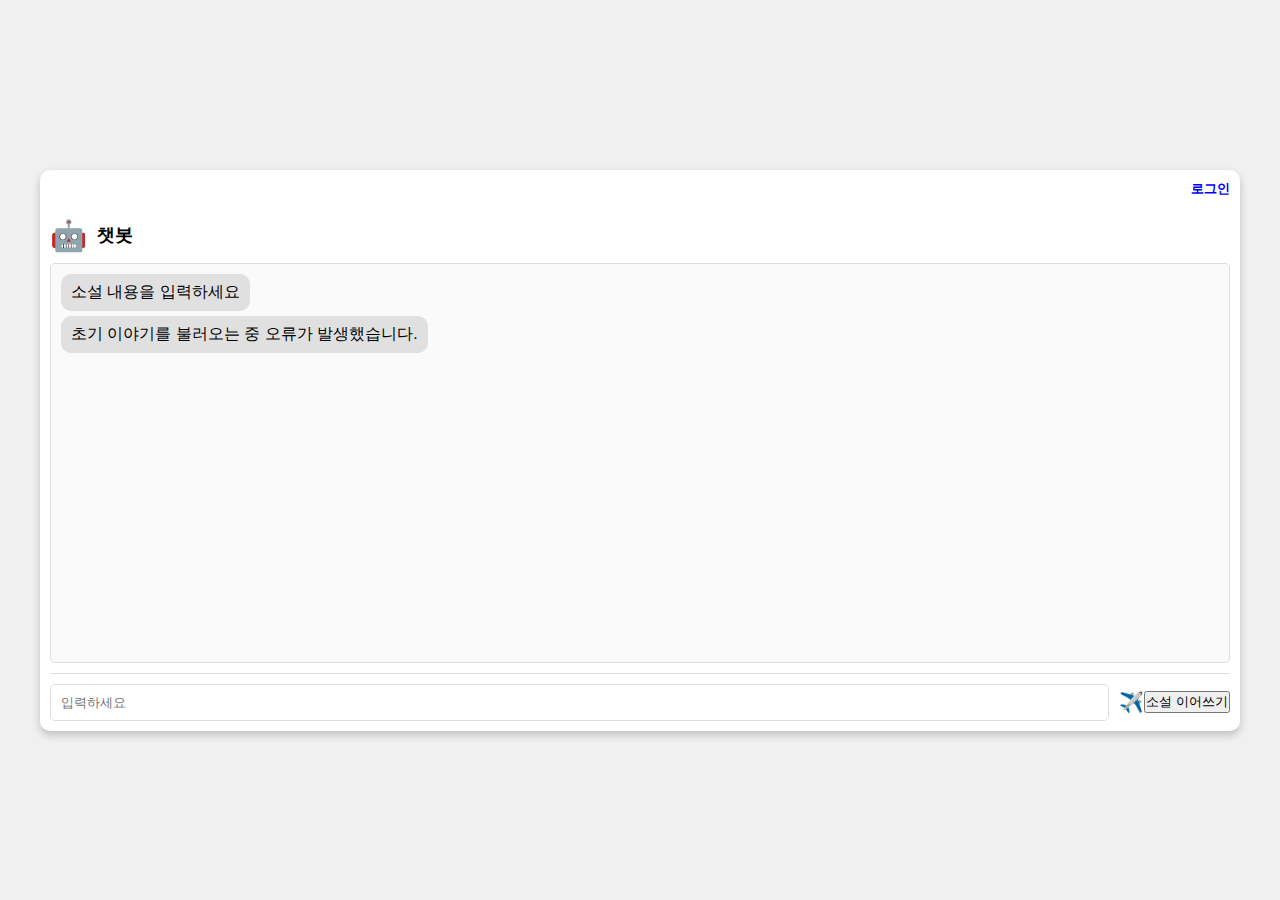
<file: PROTOTYPE/client/index.html>
<!DOCTYPE html>
<html lang="ko">
  <head>
    <meta charset="UTF-8" />
    <meta name="viewport" content="width=device-width, initial-scale=1.0" />
    <title>Chatbot Interface</title>
    <link rel="stylesheet" href="style.css" />
  </head>
  <body>
    <div class="container">
      <header>
        <button class="login-btn" onclick="goToLogin()">로그인</button>
      </header>

      <main>
        <div class="chat-header">
          <span class="chat-icon">🤖</span>
          <span class="chat-title">챗봇</span>
        </div>
        <div class="chat-window" id="chatWindow">
          <!-- 초기 메시지를 소설 입력 요청으로 변경 -->
          <div class="bot-message">소설 내용을 입력하세요</div>
        </div>
        <div class="input-area">
          <input
            type="text"
            id="userInput"
            placeholder="입력하세요"
            onfocus="clearPlaceholder()"
            onblur="restorePlaceholder()"
          />
          <button onclick="sendMessage()" class="send-btn">✈️</button>
          <!-- 소설 이어쓰기 버튼 추가 -->
          <button onclick="continueNovel()" class="continue-btn">
            소설 이어쓰기
          </button>
        </div>
      </main>
    </div>

    <script src="script.js"></script>
  </body>
</html>
</file>
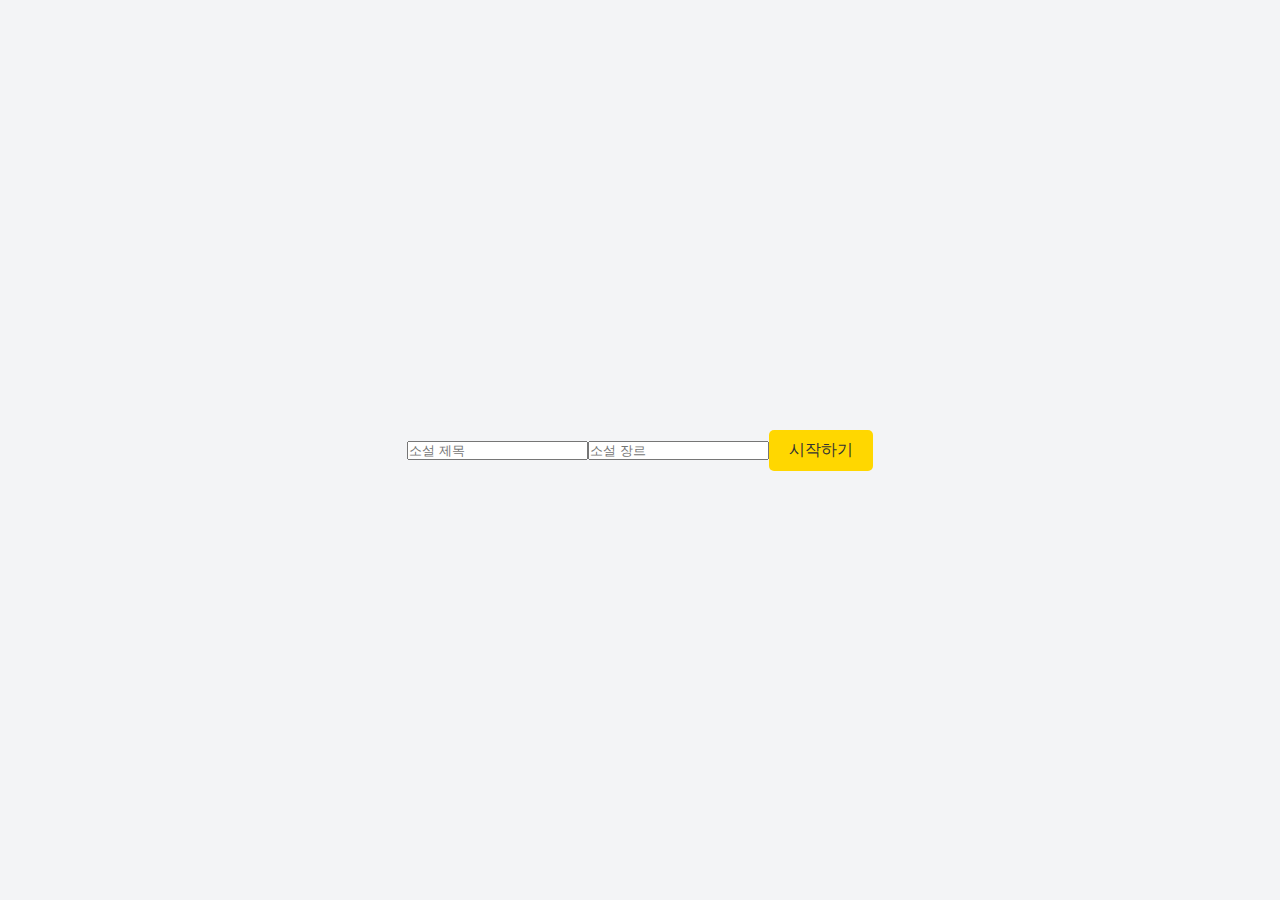
<file: PROTOTYPE/intro.html>
<!DOCTYPE html>
<html lang="ko">
<head>
    <meta charset="UTF-8" />
    <meta name="viewport" content="width=device-width, initial-scale=1.0" />
    <title>우주를 줄게</title>
    <link rel="stylesheet" href="static/intro.css" />
    <script defer src="static/tlqkf.js"></script>
</head>
<body>
  <input type="text" id="title-input" placeholder="소설 제목" />
  <input type="text" id="genre-input" placeholder="소설 장르" />
  <button id="start-button">시작하기</button>

</body>
</html>
</file>
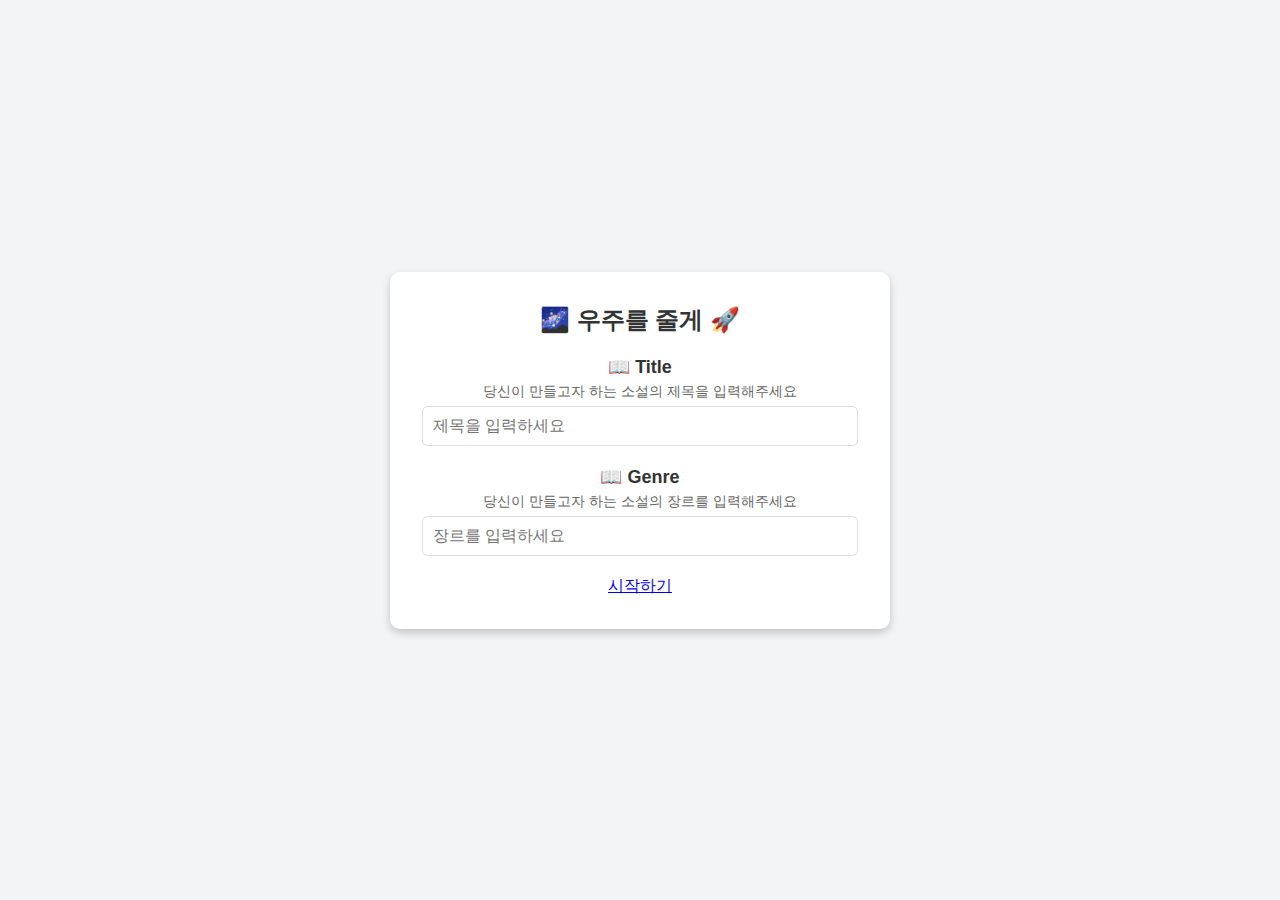
<file: PROTOTYPE/client/new_file.html>
<!DOCTYPE html>
<html lang="ko">
  <head>
    <meta charset="UTF-8" />
    <meta name="viewport" content="width=device-width, initial-scale=1.0" />
    <title>우주를 줄게</title>
    <link rel="stylesheet" href="style2.css" />
    <script defer src="script2.js"></script>
  </head>
  <body>
    <div class="container">
      <h1>🌌 우주를 줄게 🚀</h1>

      <div class="input-group">
        <div class="label">📖 Title</div>
        <p>당신이 만들고자 하는 소설의 제목을 입력해주세요</p>
        <div class="input-box">
          <input type="text" id="title" placeholder="제목을 입력하세요" />
        </div>
      </div>

      <div class="input-group">
        <div class="label">📖 Genre</div>
        <p>당신이 만들고자 하는 소설의 장르를 입력해주세요</p>
        <div class="input-box">
          <input type="text" id="genre" placeholder="장르를 입력하세요" />
        </div>
      </div>

      <!-- "시작하기" 버튼을 링크로 변경하여 index.html로 전환 -->
      <a href="index.html" id="start-link">시작하기</a>
    </div>
  </body>
</html>
</file>
<file: PROTOTYPE/client/style.css>
* {
  box-sizing: border-box;
  margin: 0;
  padding: 0;
  font-family: Arial, sans-serif;
}

body {
  display: flex;
  justify-content: center;
  align-items: center;
  height: 100vh;
  background-color: #f0f0f0;
}

.container {
  width: 1200px;
  background-color: white;
  border-radius: 10px;
  box-shadow: 0px 4px 8px rgba(0, 0, 0, 0.2);
  overflow: hidden;
}

header {
  display: flex;
  justify-content: flex-end;
  padding: 10px;
}

.login-btn {
  background: none;
  border: none;
  color: blue;
  cursor: pointer;
  font-weight: bold;
}

main {
  padding: 10px;
}

.chat-header {
  display: flex;
  align-items: center;
  margin-bottom: 10px;
}

.chat-icon {
  font-size: 30px;
  margin-right: 10px;
}

.chat-title {
  font-size: 18px;
  font-weight: bold;
}

.chat-window {
  height: 400px;
  overflow-y: auto;
  border: 1px solid #ddd;
  padding: 10px;
  border-radius: 5px;
  background-color: #fafafa;
  margin-bottom: 10px;
}

.bot-message,
.user-message {
  padding: 8px 10px;
  border-radius: 10px;
  margin-bottom: 5px;
  width: fit-content;
}

.bot-message {
  background-color: #e0e0e0;
  align-self: flex-start;
}

.user-message {
  background-color: #d1e7ff;
  align-self: flex-end;
  text-align: right;
  margin-left: auto;
}

.input-area {
  display: flex;
  align-items: center;
  border-top: 1px solid #ddd;
  padding-top: 10px;
}

#userInput {
  flex: 1;
  padding: 10px;
  border: 1px solid #ddd;
  border-radius: 5px;
  outline: none;
}

.send-btn {
  background: none;
  border: none;
  font-size: 20px;
  color: purple;
  cursor: pointer;
  margin-left: 10px;
}
</file>
<file: PROTOTYPE/static/intro.css>
* {
  margin: 0;
  padding: 0;
  box-sizing: border-box;
  font-family: Arial, sans-serif;
}

body {
  display: flex;
  justify-content: center;
  align-items: center;
  height: 100vh;
  background-color: #f3f4f6;
}

.container {
  width: 80%;
  max-width: 500px;
  text-align: center;
  background: white;
  padding: 2em;
  border-radius: 10px;
  box-shadow: 0 4px 8px rgba(0, 0, 0, 0.2);
}

h1 {
  font-size: 24px;
  margin-bottom: 20px;
  color: #333;
}

.input-group {
  margin-bottom: 20px;
}

.label {
  font-size: 18px;
  font-weight: bold;
  color: #333;
  margin-bottom: 5px;
}

p {
  font-size: 14px;
  color: #666;
  margin-bottom: 5px;
}

.input-box input {
  width: 100%;
  padding: 10px;
  font-size: 16px;
  border: 1px solid #ddd;
  border-radius: 5px;
  outline: none;
}

input:focus {
  border-color: #333;
}

#start-button {
  background-color: #ffd700;
  color: #333;
  border: none;
  padding: 10px 20px;
  font-size: 16px;
  border-radius: 5px;
  cursor: pointer;
}

#start-button:hover {
  background-color: #ffcd00;
}
</file>
<file: PROTOTYPE/client/style2.css>
* {
  margin: 0;
  padding: 0;
  box-sizing: border-box;
  font-family: Arial, sans-serif;
}

body {
  display: flex;
  justify-content: center;
  align-items: center;
  height: 100vh;
  background-color: #f3f4f6;
}

.container {
  width: 80%;
  max-width: 500px;
  text-align: center;
  background: white;
  padding: 2em;
  border-radius: 10px;
  box-shadow: 0 4px 8px rgba(0, 0, 0, 0.2);
}

h1 {
  font-size: 24px;
  margin-bottom: 20px;
  color: #333;
}

.input-group {
  margin-bottom: 20px;
}

.label {
  font-size: 18px;
  font-weight: bold;
  color: #333;
  margin-bottom: 5px;
}

p {
  font-size: 14px;
  color: #666;
  margin-bottom: 5px;
}

.input-box input {
  width: 100%;
  padding: 10px;
  font-size: 16px;
  border: 1px solid #ddd;
  border-radius: 5px;
  outline: none;
}

input:focus {
  border-color: #333;
}

#start-button {
  background-color: #ffd700;
  color: #333;
  border: none;
  padding: 10px 20px;
  font-size: 16px;
  border-radius: 5px;
  cursor: pointer;
}

#start-button:hover {
  background-color: #ffcd00;
}
</file>
